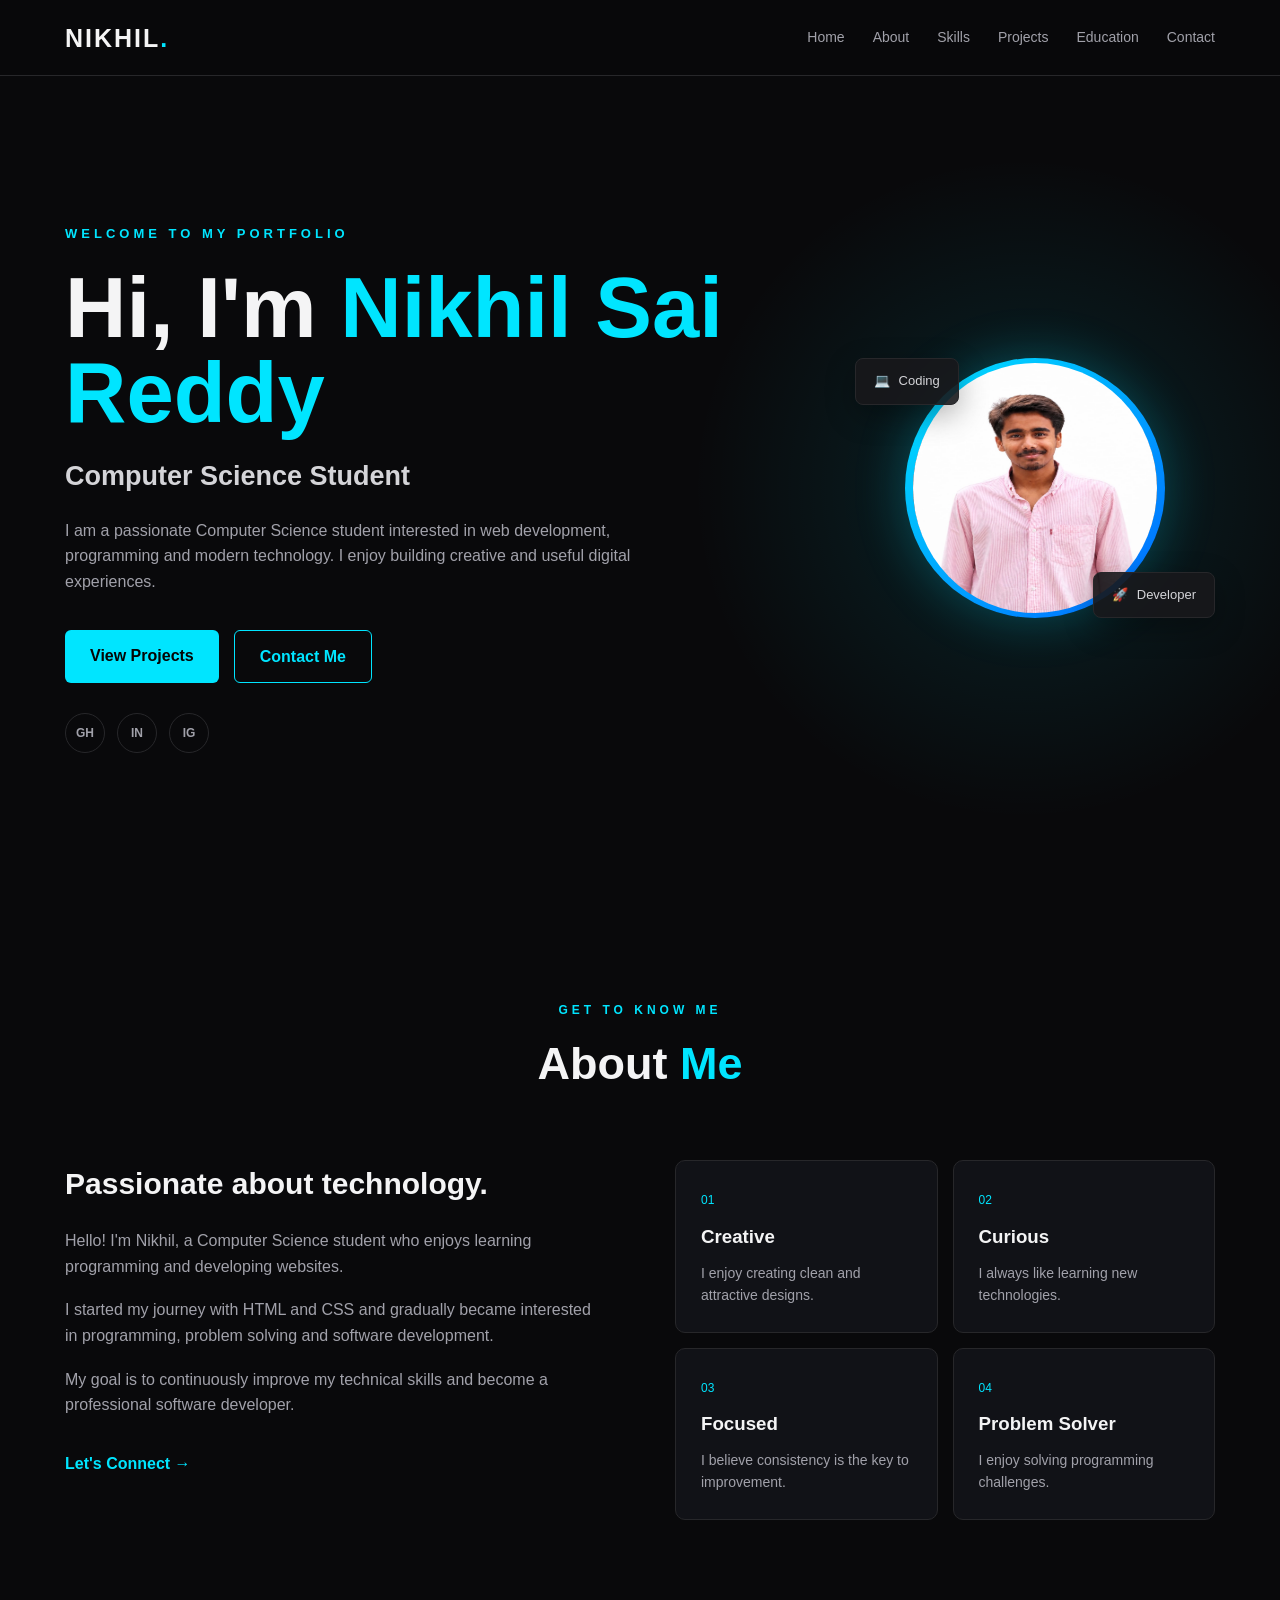
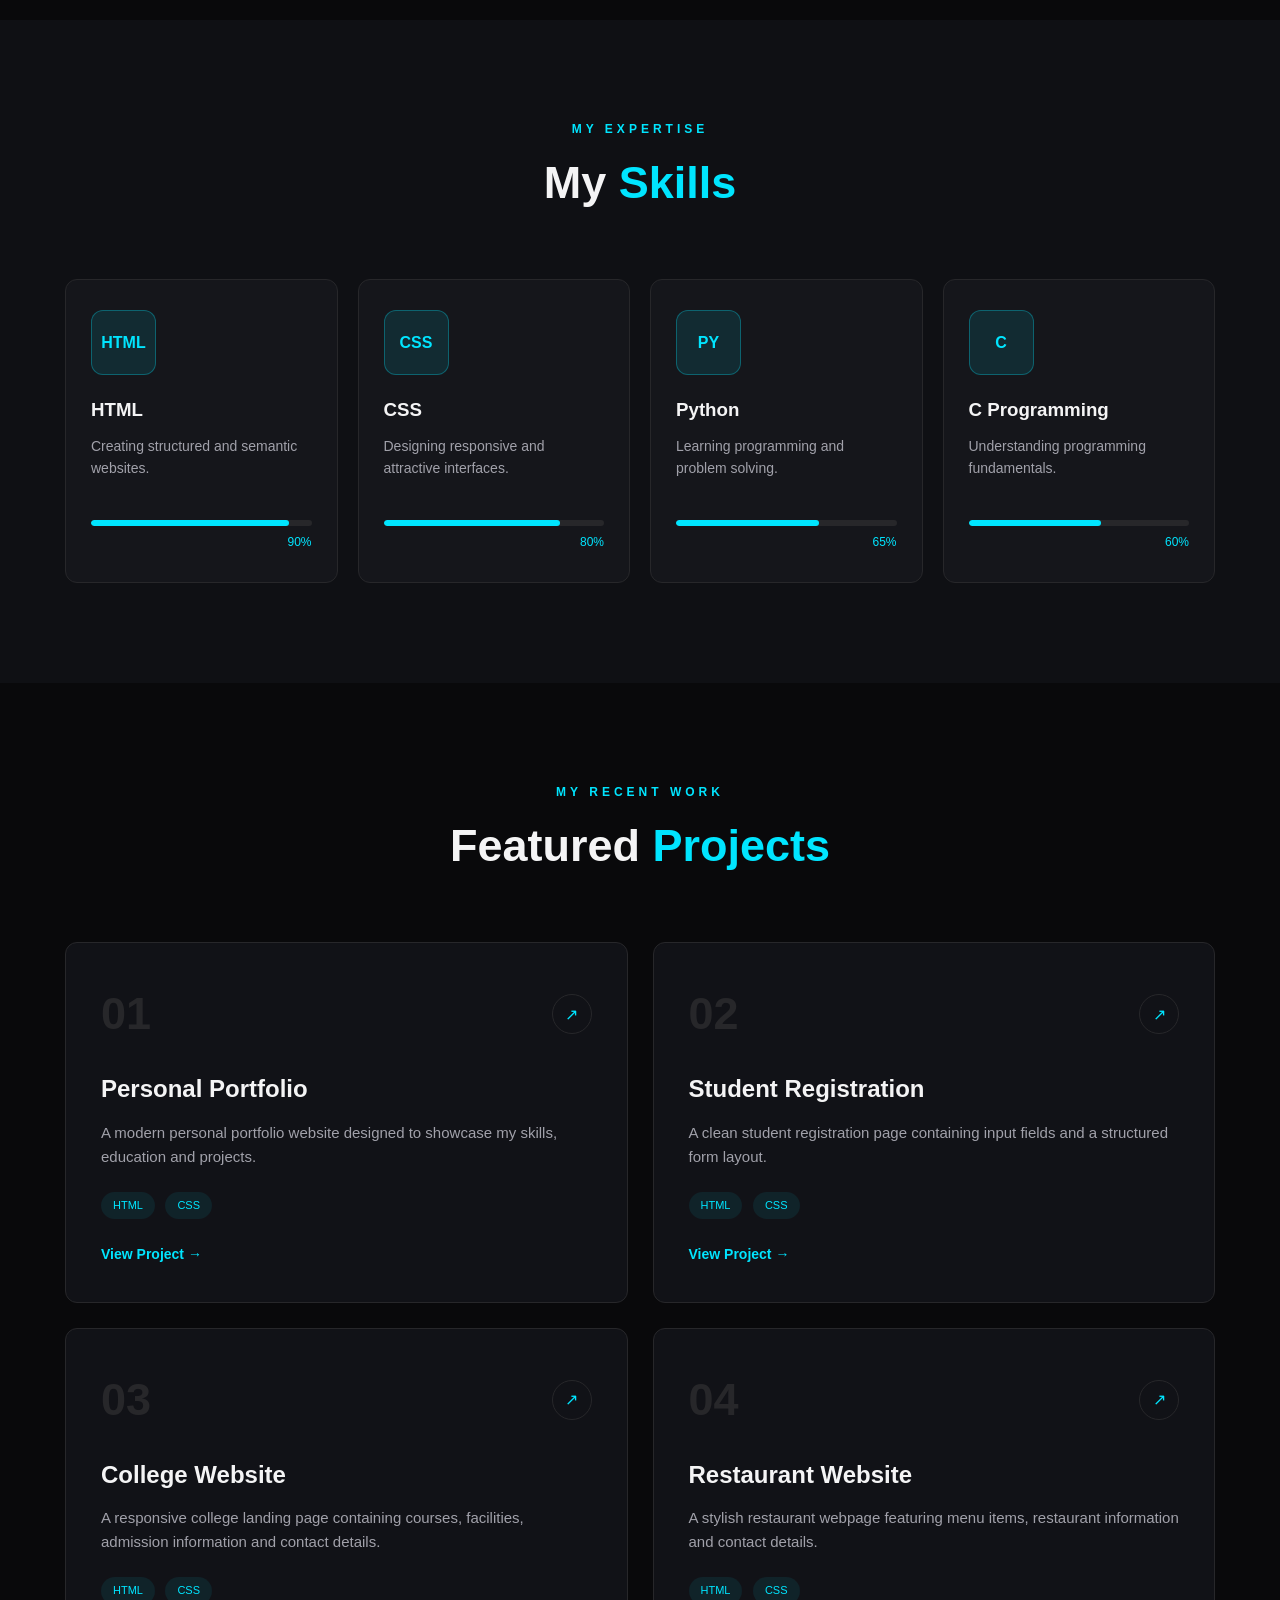
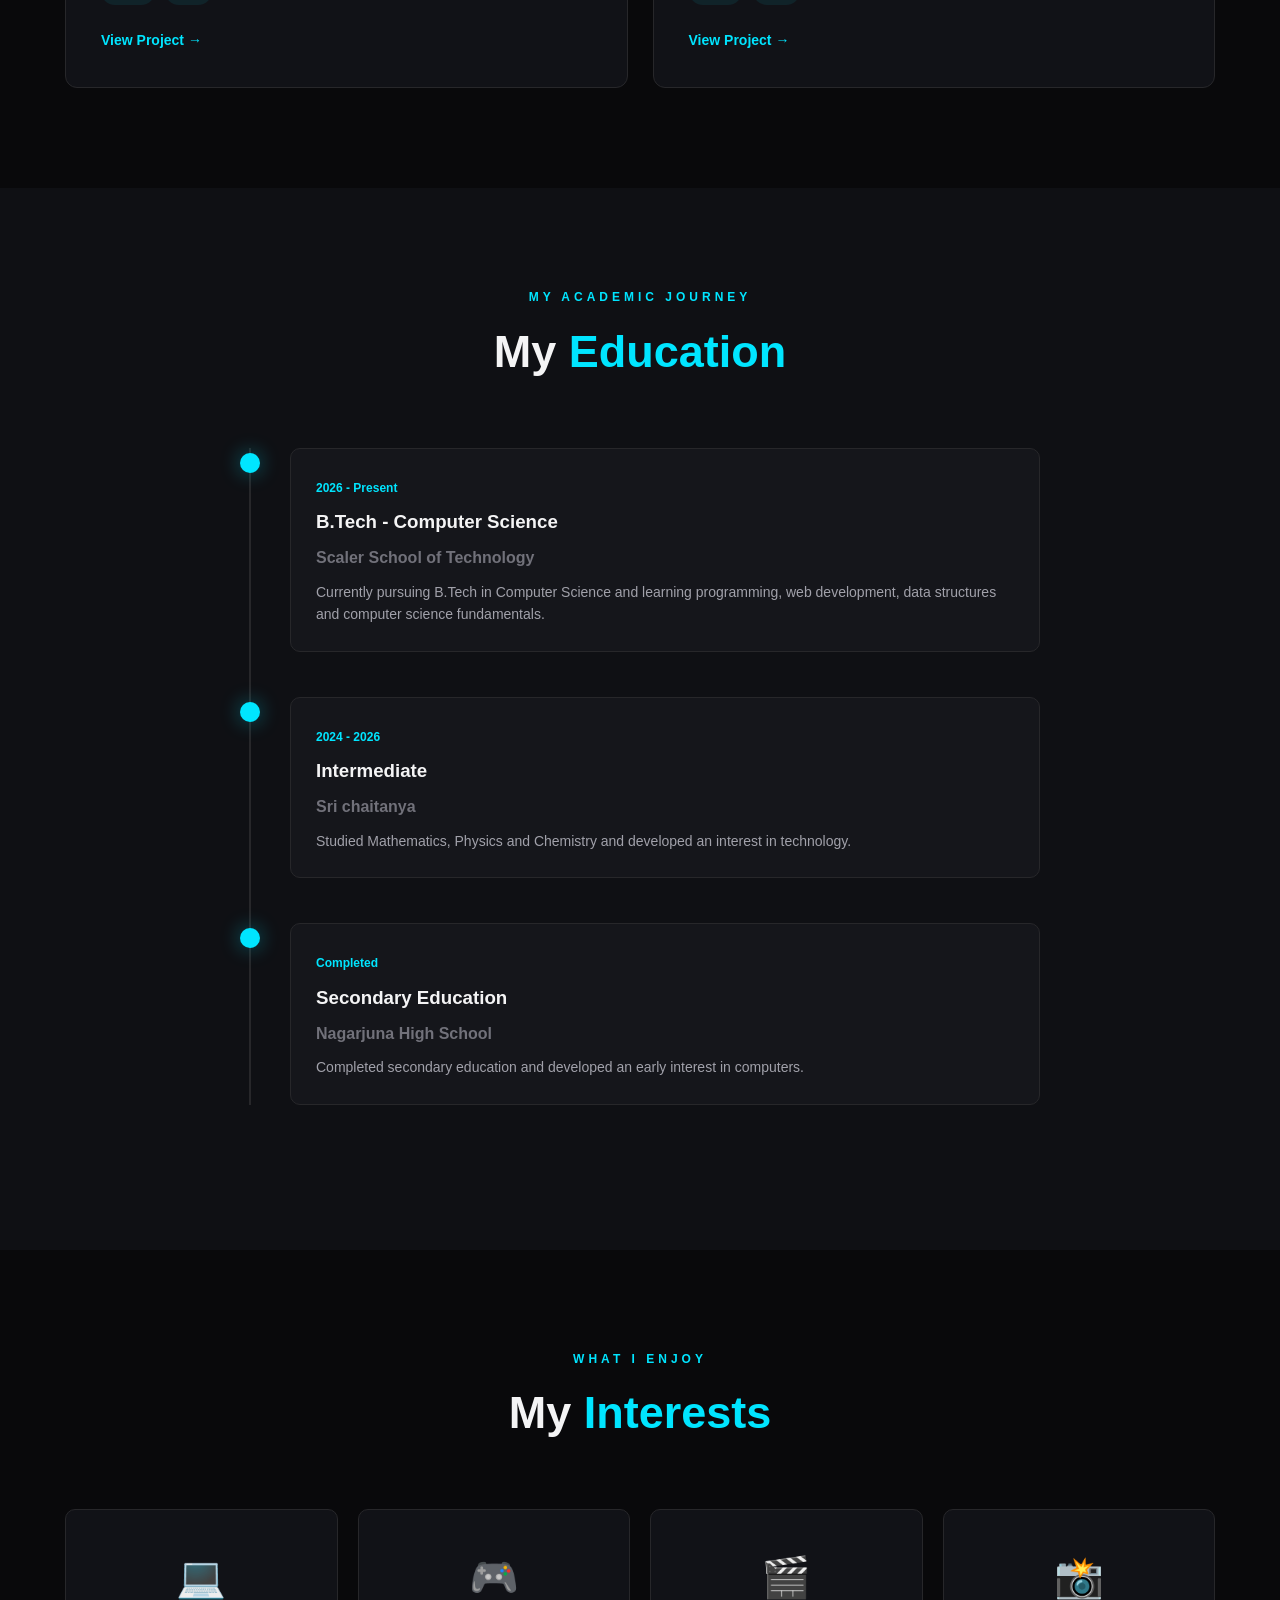
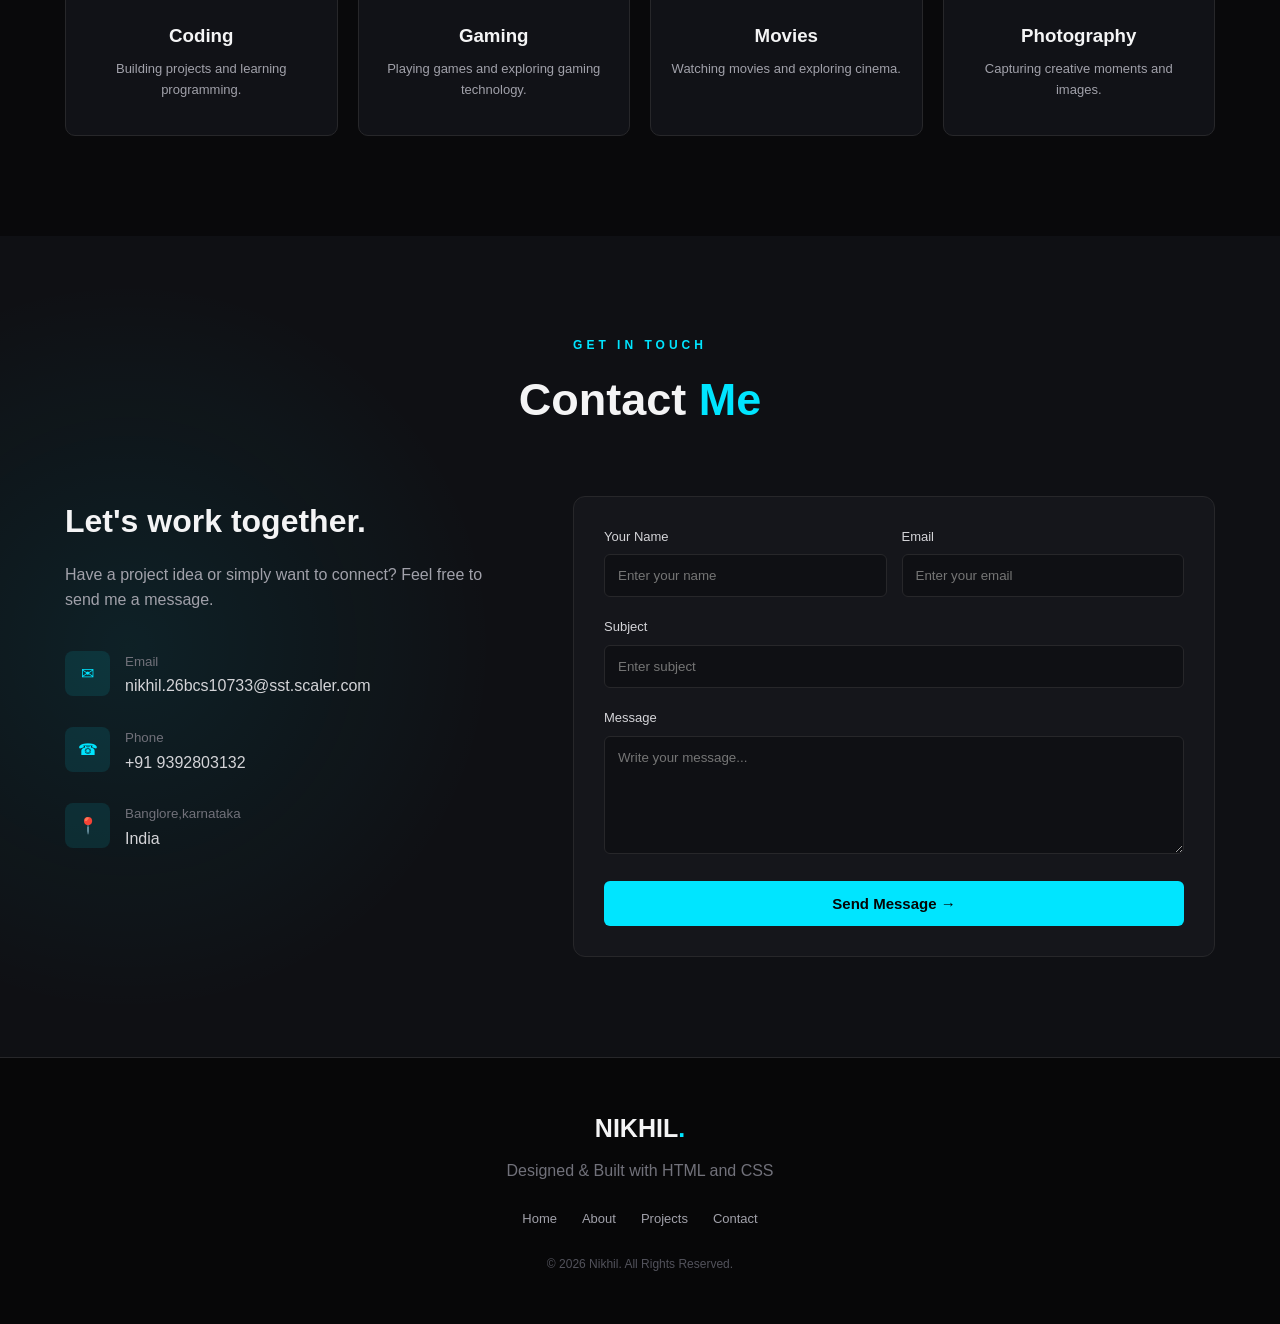
<file: Index.html>
<!DOCTYPE html>
<!-- saved from url=(0059)file:///C:/Users/milar/OneDrive/Desktop/index.html/cls.html -->
<html lang="en"><head><meta http-equiv="Content-Type" content="text/html; charset=UTF-8">
    
    <meta name="viewport" content="width=device-width, initial-scale=1.0">

    <title>Nikhil | Portfolio</title>

    <link rel="stylesheet" href="./Nikhil _ Portfolio_files/style.css">
</head>

<body>

    <!-- ================= NAVBAR ================= -->

    <header class="navbar">
        <div class="container nav-content">

            <div class="logo">
                NIKHIL<span>.</span>
            </div>

            <nav>
                <a href="file:///C:/Users/milar/OneDrive/Desktop/index.html/cls.html#home">Home</a>
                <a href="file:///C:/Users/milar/OneDrive/Desktop/index.html/cls.html#about">About</a>
                <a href="file:///C:/Users/milar/OneDrive/Desktop/index.html/cls.html#skills">Skills</a>
                <a href="file:///C:/Users/milar/OneDrive/Desktop/index.html/cls.html#projects">Projects</a>
                <a href="file:///C:/Users/milar/OneDrive/Desktop/index.html/cls.html#education">Education</a>
                <a href="file:///C:/Users/milar/OneDrive/Desktop/index.html/cls.html#contact">Contact</a>
            </nav>

        </div>
    </header>


    <!-- ================= HOME ================= -->

    <section id="home" class="hero">

        <div class="container hero-content">

            <div class="hero-text">

                <p class="welcome">WELCOME TO MY PORTFOLIO</p>

                <h1>
                    Hi, I'm
                    <span>Nikhil Sai Reddy</span>
                </h1>

                <h2>Computer Science Student</h2>

                <p class="hero-description">
                    I am a passionate Computer Science student interested
                    in web development, programming and modern technology.
                    I enjoy building creative and useful digital experiences.
                </p>

                <div class="hero-buttons">

                    <a href="file:///C:/Users/milar/OneDrive/Desktop/index.html/cls.html#projects" class="btn primary">
                        View Projects
                    </a>

                    <a href="file:///C:/Users/milar/OneDrive/Desktop/index.html/cls.html#contact" class="btn outline">
                        Contact Me
                    </a>

                </div>

                <div class="socials">

                    <a href="file:///C:/Users/milar/OneDrive/Desktop/index.html/cls.html#">GH</a>
                    <a href="file:///C:/Users/milar/OneDrive/Desktop/index.html/cls.html#">IN</a>
                    <a href="file:///C:/Users/milar/OneDrive/Desktop/index.html/cls.html#">IG</a>

                </div>

            </div>


                 <div class="profile-area">


                <div class="profile-glow">

                    <div class="profile-circle">
                        <img class="image" src="./Nikhil _ Portfolio_files/nikhil.jpg.jpeg" alt="nikhil" height:auto;="" width:auto="">                    </div>

                </div>

                <div class="floating-card card-one">
                    <span>💻</span>
                    Coding
                </div>

                <div class="floating-card card-two">
                    <span>🚀</span>
                    Developer
                </div>

            </div>

        </div>

    </section>


    <!-- ================= ABOUT ================= -->

    <section id="about" class="section">

        <div class="container">

            <div class="section-heading">
                <p>GET TO KNOW ME</p>
                <h2>About <span>Me</span></h2>
            </div>


            <div class="about-grid">

                <div class="about-text">

                    <h3>Passionate about technology.</h3>

                    <p>
                        Hello! I'm Nikhil, a Computer Science student who
                        enjoys learning programming and developing websites.
                    </p>

                    <p>
                        I started my journey with HTML and CSS and gradually
                        became interested in programming, problem solving
                        and software development.
                    </p>

                    <p>
                        My goal is to continuously improve my technical
                        skills and become a professional software developer.
                    </p>

                    <a href="file:///C:/Users/milar/OneDrive/Desktop/index.html/cls.html#contact" class="text-button">
                        Let's Connect →
                    </a>

                </div>


                <div class="about-cards">

                    <div class="about-card">
                        <span>01</span>
                        <h3>Creative</h3>
                        <p>
                            I enjoy creating clean and attractive designs.
                        </p>
                    </div>

                    <div class="about-card">
                        <span>02</span>
                        <h3>Curious</h3>
                        <p>
                            I always like learning new technologies.
                        </p>
                    </div>

                    <div class="about-card">
                        <span>03</span>
                        <h3>Focused</h3>
                        <p>
                            I believe consistency is the key to improvement.
                        </p>
                    </div>

                    <div class="about-card">
                        <span>04</span>
                        <h3>Problem Solver</h3>
                        <p>
                            I enjoy solving programming challenges.
                        </p>
                    </div>

                </div>

            </div>

        </div>

    </section>


    <!-- ================= SKILLS ================= -->

    <section id="skills" class="section dark-section">

        <div class="container">

            <div class="section-heading">
                <p>MY EXPERTISE</p>
                <h2>My <span>Skills</span></h2>
            </div>


            <div class="skills-grid">

                <div class="skill-card">

                    <div class="skill-icon">
                        HTML
                    </div>

                    <h3>HTML</h3>

                    <p>
                        Creating structured and semantic websites.
                    </p>

                    <div class="skill-bar">
                        <div class="skill-progress html"></div>
                    </div>

                    <span class="percentage">90%</span>

                </div>


                <div class="skill-card">

                    <div class="skill-icon">
                        CSS
                    </div>

                    <h3>CSS</h3>

                    <p>
                        Designing responsive and attractive interfaces.
                    </p>

                    <div class="skill-bar">
                        <div class="skill-progress css"></div>
                    </div>

                    <span class="percentage">80%</span>

                </div>


                <div class="skill-card">

                    <div class="skill-icon">
                        PY
                    </div>

                    <h3>Python</h3>

                    <p>
                        Learning programming and problem solving.
                    </p>

                    <div class="skill-bar">
                        <div class="skill-progress python"></div>
                    </div>

                    <span class="percentage">65%</span>

                </div>


                <div class="skill-card">

                    <div class="skill-icon">
                        C
                    </div>

                    <h3>C Programming</h3>

                    <p>
                        Understanding programming fundamentals.
                    </p>

                    <div class="skill-bar">
                        <div class="skill-progress c"></div>
                    </div>

                    <span class="percentage">60%</span>

                </div>

            </div>

        </div>

    </section>


    <!-- ================= PROJECTS ================= -->

    <section id="projects" class="section">

        <div class="container">

            <div class="section-heading">
                <p>MY RECENT WORK</p>
                <h2>Featured <span>Projects</span></h2>
            </div>


            <div class="projects-grid">

                <div class="project-card">

                    <div class="project-top">
                        <span class="project-number">01</span>
                        <span class="project-icon">↗</span>
                    </div>

                    <h3>Personal Portfolio</h3>

                    <p>
                        A modern personal portfolio website designed to
                        showcase my skills, education and projects.
                    </p>

                    <div class="project-tags">
                        <span>HTML</span>
                        <span>CSS</span>
                    </div>

                    <a href="file:///C:/Users/milar/OneDrive/Desktop/index.html/cls.html#">View Project →</a>

                </div>


                <div class="project-card">

                    <div class="project-top">
                        <span class="project-number">02</span>
                        <span class="project-icon">↗</span>
                    </div>

                    <h3>Student Registration</h3>

                    <p>
                        A clean student registration page containing
                        input fields and a structured form layout.
                    </p>

                    <div class="project-tags">
                        <span>HTML</span>
                        <span>CSS</span>
                    </div>

                    <a href="file:///C:/Users/milar/OneDrive/Desktop/index.html/cls.html#">View Project →</a>

                </div>


                <div class="project-card">

                    <div class="project-top">
                        <span class="project-number">03</span>
                        <span class="project-icon">↗</span>
                    </div>

                    <h3>College Website</h3>

                    <p>
                        A responsive college landing page containing
                        courses, facilities, admission information
                        and contact details.
                    </p>

                    <div class="project-tags">
                        <span>HTML</span>
                        <span>CSS</span>
                    </div>

                    <a href="file:///C:/Users/milar/OneDrive/Desktop/index.html/cls.html#">View Project →</a>

                </div>


                <div class="project-card">

                    <div class="project-top">
                        <span class="project-number">04</span>
                        <span class="project-icon">↗</span>
                    </div>

                    <h3>Restaurant Website</h3>

                    <p>
                        A stylish restaurant webpage featuring menu
                        items, restaurant information and contact details.
                    </p>

                    <div class="project-tags">
                        <span>HTML</span>
                        <span>CSS</span>
                    </div>

                    <a href="file:///C:/Users/milar/OneDrive/Desktop/index.html/cls.html#">View Project →</a>

                </div>

            </div>

        </div>

    </section>


    <!-- ================= EDUCATION ================= -->

    <section id="education" class="section dark-section">

        <div class="container">

            <div class="section-heading">
                <p>MY ACADEMIC JOURNEY</p>
                <h2>My <span>Education</span></h2>
            </div>


            <div class="timeline">

                <div class="timeline-item">

                    <div class="timeline-dot"></div>

                    <div class="timeline-content">

                        <span>2026 - Present</span>

                        <h3>B.Tech - Computer Science</h3>

                        <h4>Scaler School of Technology</h4>

                        <p>
                            Currently pursuing B.Tech in Computer Science
                            and learning programming, web development,
                            data structures and computer science fundamentals.
                        </p>

                    </div>

                </div>


                <div class="timeline-item">

                    <div class="timeline-dot"></div>

                    <div class="timeline-content">

                        <span>2024 - 2026</span>

                        <h3>Intermediate</h3>

                        <h4>Sri chaitanya</h4>

                        <p>
                            Studied Mathematics, Physics and Chemistry
                            and developed an interest in technology.
                        </p>

                    </div>

                </div>


                <div class="timeline-item">

                    <div class="timeline-dot"></div>

                    <div class="timeline-content">

                        <span>Completed</span>

                        <h3>Secondary Education</h3>

                        <h4>Nagarjuna High School</h4>

                        <p>
                            Completed secondary education and developed
                            an early interest in computers.
                        </p>

                    </div>

                </div>

            </div>

        </div>

    </section>


    <!-- ================= INTERESTS ================= -->

    <section class="section">

        <div class="container">

            <div class="section-heading">
                <p>WHAT I ENJOY</p>
                <h2>My <span>Interests</span></h2>
            </div>


            <div class="interests-grid">

                <div class="interest-card">
                    <div>💻</div>
                    <h3>Coding</h3>
                    <p>
                        Building projects and learning programming.
                    </p>
                </div>

                <div class="interest-card">
                    <div>🎮</div>
                    <h3>Gaming</h3>
                    <p>
                        Playing games and exploring gaming technology.
                    </p>
                </div>

                <div class="interest-card">
                    <div>🎬</div>
                    <h3>Movies</h3>
                    <p>
                        Watching movies and exploring cinema.
                    </p>
                </div>

                <div class="interest-card">
                    <div>📸</div>
                    <h3>Photography</h3>
                    <p>
                        Capturing creative moments and images.
                    </p>
                </div>

            </div>

        </div>

    </section>


    <!-- ================= CONTACT ================= -->

    <section id="contact" class="section contact-section">

        <div class="container">

            <div class="section-heading">
                <p>GET IN TOUCH</p>
                <h2>Contact <span>Me</span></h2>
            </div>


            <div class="contact-grid">

                <div class="contact-info">

                    <h3>Let's work together.</h3>

                    <p>
                        Have a project idea or simply want to connect?
                        Feel free to send me a message.
                    </p>


                    <div class="contact-detail">
                        <span>✉</span>
                        <div>
                            <small>Email</small>
                            <p>nikhil.26bcs10733@sst.scaler.com</p>
                        </div>
                    </div>


                    <div class="contact-detail">
                        <span>☎</span>
                        <div>
                            <small>Phone</small>
                            <p>+91 9392803132</p>
                        </div>
                    </div>


                    <div class="contact-detail">
                        <span>📍</span>
                        <div>
                            <small>Banglore,karnataka</small>
                            <p>India</p>
                        </div>
                    </div>

                </div>


                <form class="contact-form">

                    <div class="input-row">

                        <div>
                            <label>Your Name</label>
                            <input type="text" placeholder="Enter your name">
                        </div>

                        <div>
                            <label>Email</label>
                            <input type="email" placeholder="Enter your email">
                        </div>

                    </div>


                    <label>Subject</label>

                    <input type="text" placeholder="Enter subject">


                    <label>Message</label>

                    <textarea rows="6" placeholder="Write your message..."></textarea>


                    <button type="submit">
                        Send Message →
                    </button>

                </form>

            </div>

        </div>

    </section>


    <!-- ================= FOOTER ================= -->

    <footer>

        <div class="container">

            <div class="footer-logo">
                NIKHIL<span>.</span>
            </div>

            <p>
                Designed &amp; Built with HTML and CSS
            </p>

            <div class="footer-links">
                <a href="file:///C:/Users/milar/OneDrive/Desktop/index.html/cls.html#home">Home</a>
                <a href="file:///C:/Users/milar/OneDrive/Desktop/index.html/cls.html#about">About</a>
                <a href="file:///C:/Users/milar/OneDrive/Desktop/index.html/cls.html#projects">Projects</a>
                <a href="file:///C:/Users/milar/OneDrive/Desktop/index.html/cls.html#contact">Contact</a>
            </div>

            <div class="copyright">
                © 2026 Nikhil. All Rights Reserved.
            </div>

        </div>

    </footer>


</body></html>
</file>
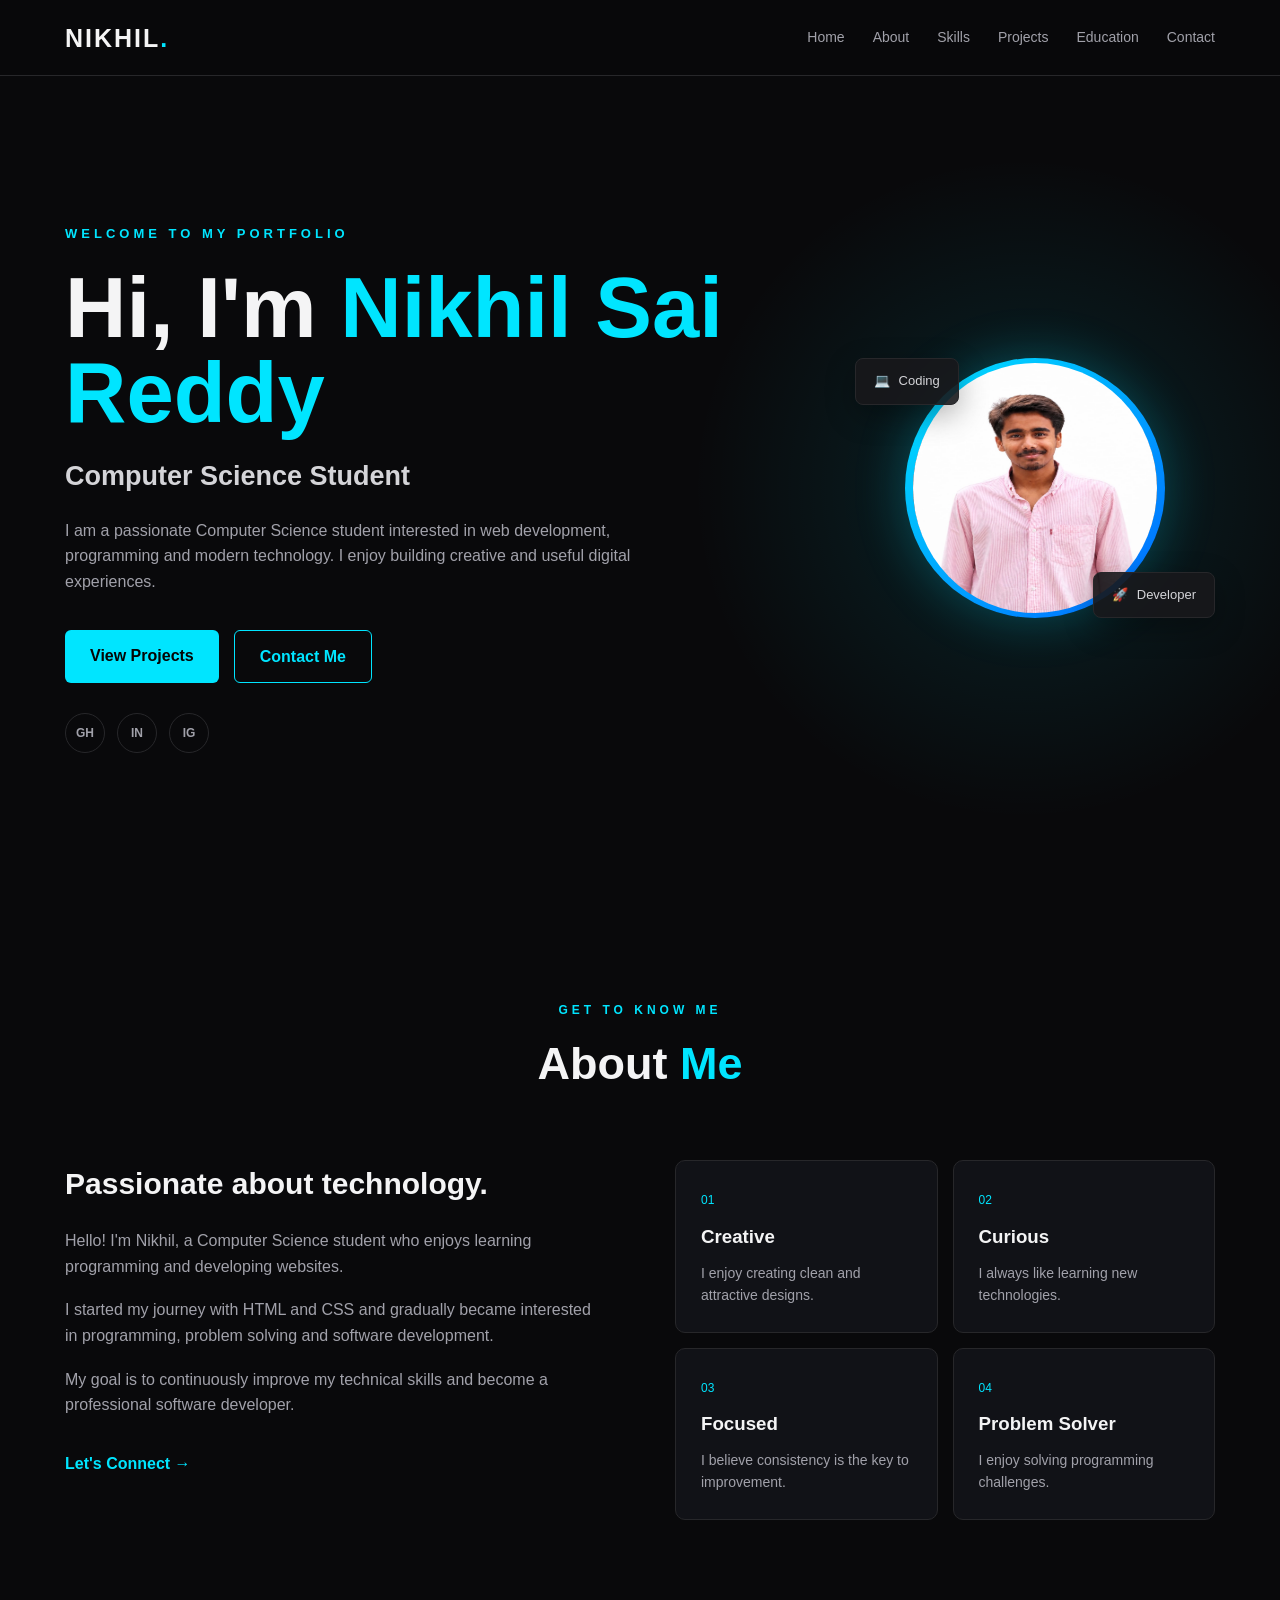
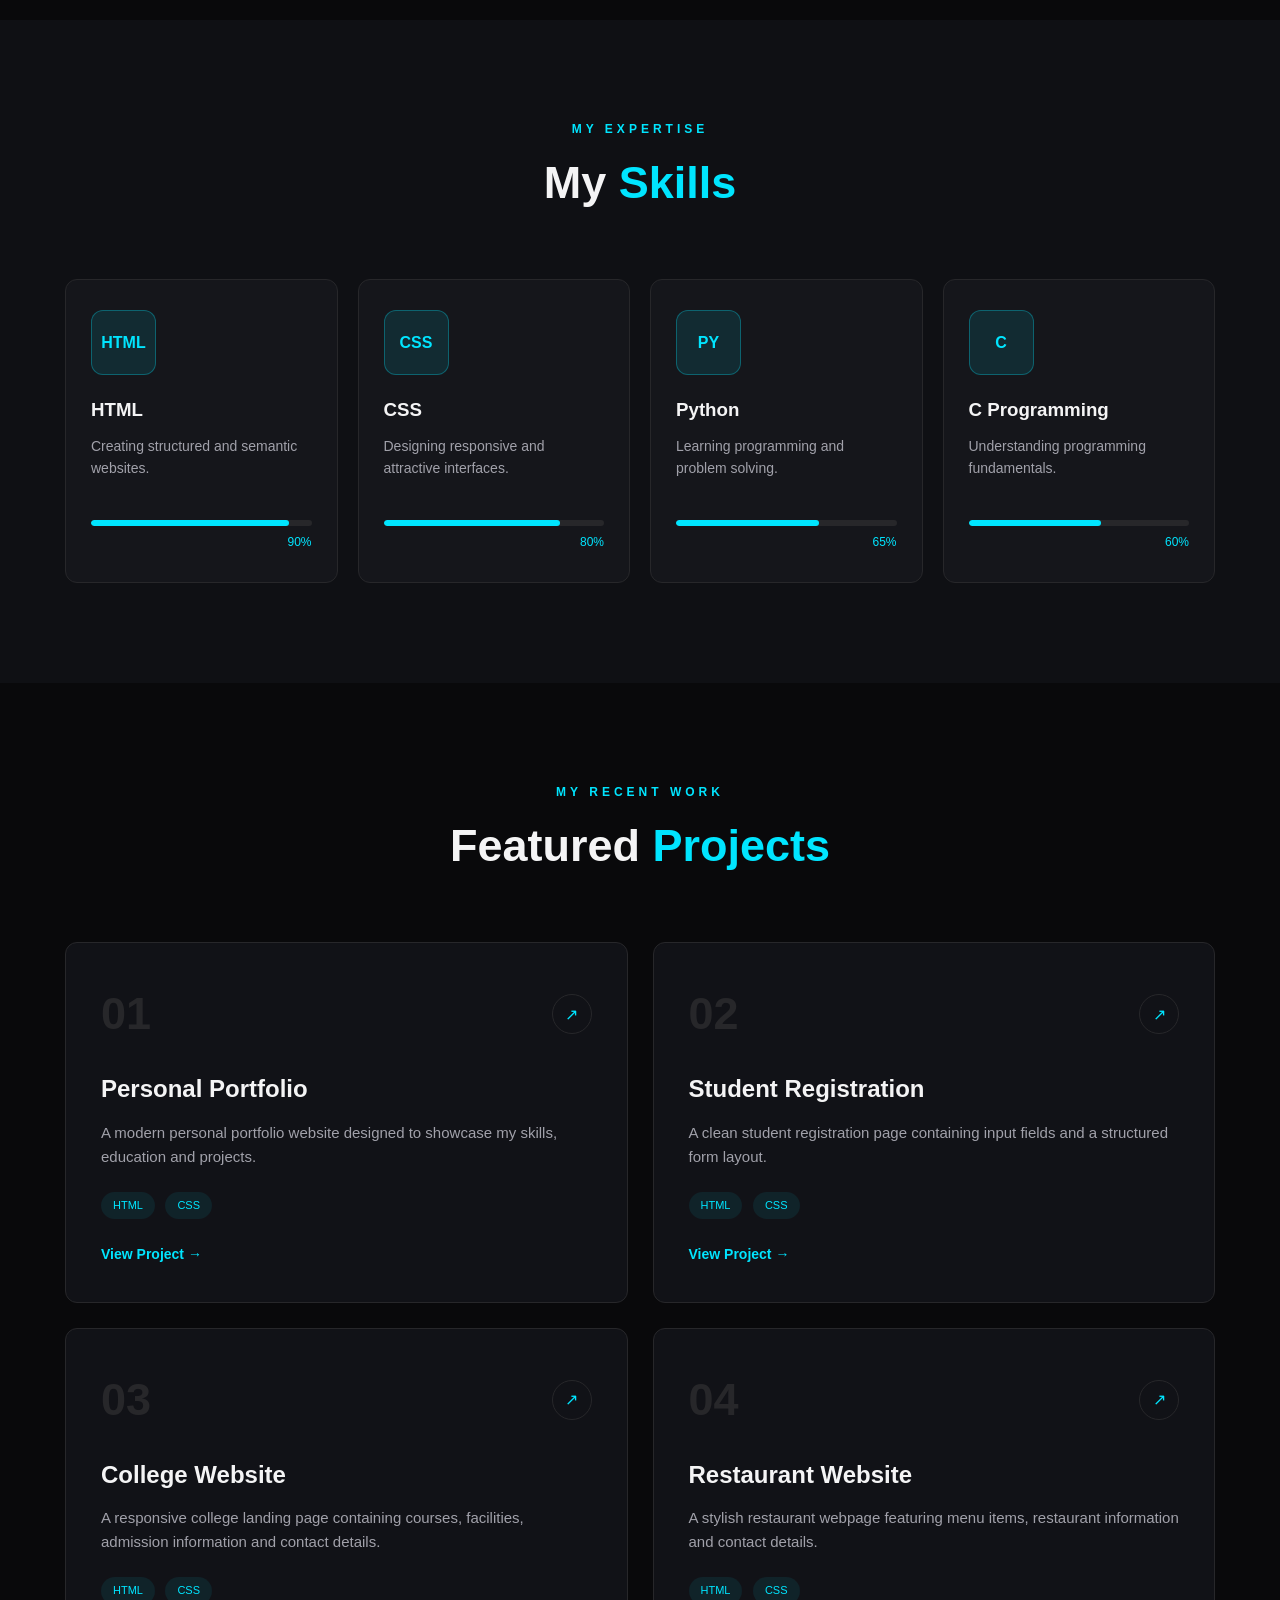
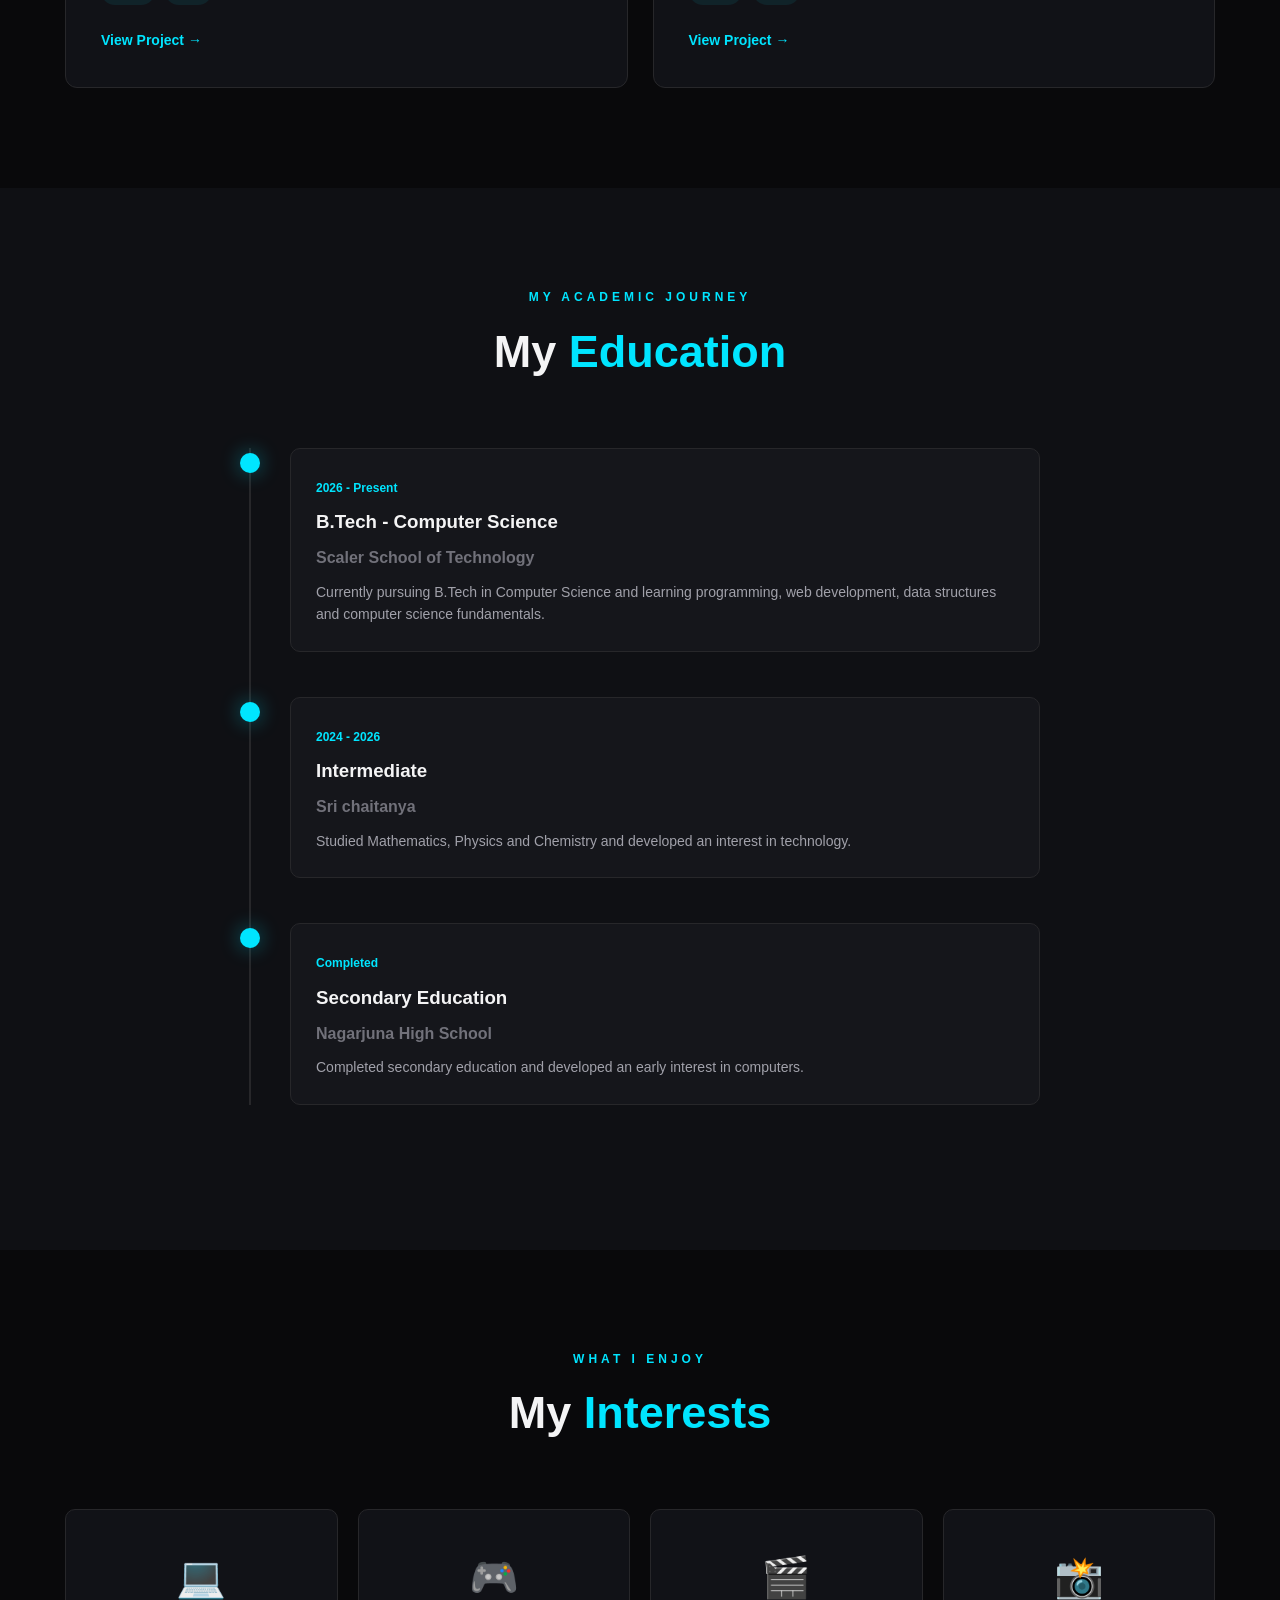
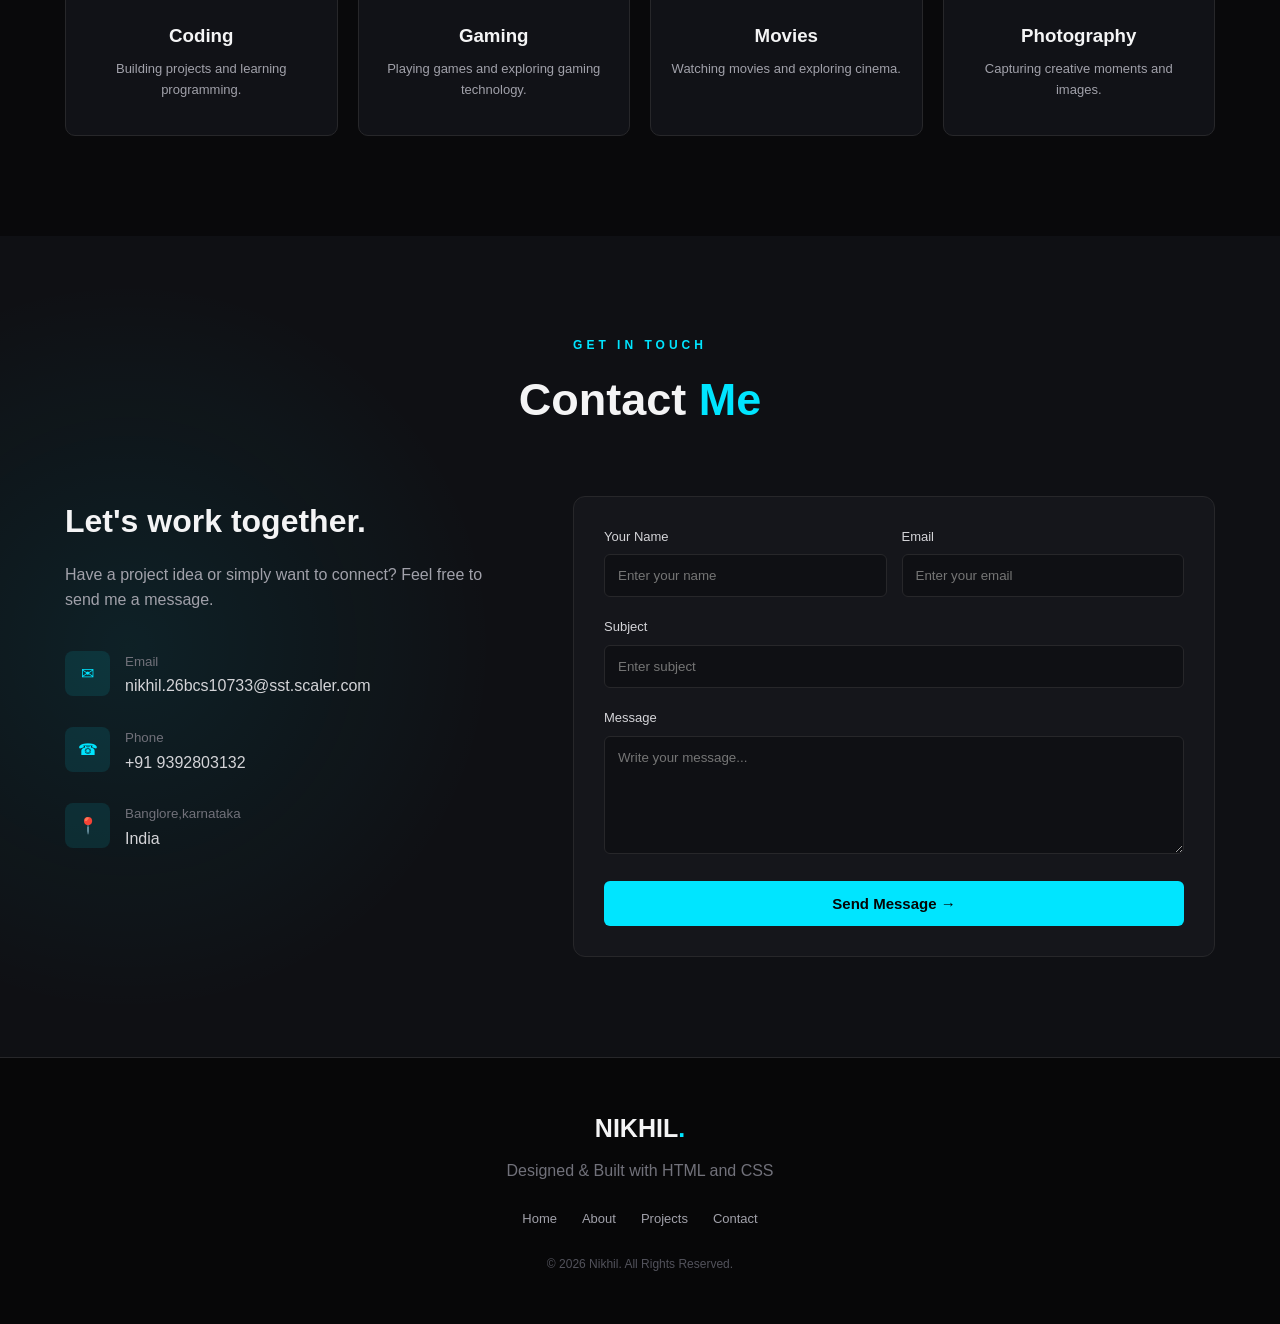
<file: Nikhil _ Portfolio.html>
<!DOCTYPE html>
<!-- saved from url=(0059)file:///C:/Users/milar/OneDrive/Desktop/index.html/cls.html -->
<html lang="en"><head><meta http-equiv="Content-Type" content="text/html; charset=UTF-8">
    
    <meta name="viewport" content="width=device-width, initial-scale=1.0">

    <title>Nikhil | Portfolio</title>

    <link rel="stylesheet" href="./Nikhil _ Portfolio_files/style.css">
</head>

<body>

    <!-- ================= NAVBAR ================= -->

    <header class="navbar">
        <div class="container nav-content">

            <div class="logo">
                NIKHIL<span>.</span>
            </div>

            <nav>
                <a href="file:///C:/Users/milar/OneDrive/Desktop/index.html/cls.html#home">Home</a>
                <a href="file:///C:/Users/milar/OneDrive/Desktop/index.html/cls.html#about">About</a>
                <a href="file:///C:/Users/milar/OneDrive/Desktop/index.html/cls.html#skills">Skills</a>
                <a href="file:///C:/Users/milar/OneDrive/Desktop/index.html/cls.html#projects">Projects</a>
                <a href="file:///C:/Users/milar/OneDrive/Desktop/index.html/cls.html#education">Education</a>
                <a href="file:///C:/Users/milar/OneDrive/Desktop/index.html/cls.html#contact">Contact</a>
            </nav>

        </div>
    </header>


    <!-- ================= HOME ================= -->

    <section id="home" class="hero">

        <div class="container hero-content">

            <div class="hero-text">

                <p class="welcome">WELCOME TO MY PORTFOLIO</p>

                <h1>
                    Hi, I'm
                    <span>Nikhil Sai Reddy</span>
                </h1>

                <h2>Computer Science Student</h2>

                <p class="hero-description">
                    I am a passionate Computer Science student interested
                    in web development, programming and modern technology.
                    I enjoy building creative and useful digital experiences.
                </p>

                <div class="hero-buttons">

                    <a href="file:///C:/Users/milar/OneDrive/Desktop/index.html/cls.html#projects" class="btn primary">
                        View Projects
                    </a>

                    <a href="file:///C:/Users/milar/OneDrive/Desktop/index.html/cls.html#contact" class="btn outline">
                        Contact Me
                    </a>

                </div>

                <div class="socials">

                    <a href="file:///C:/Users/milar/OneDrive/Desktop/index.html/cls.html#">GH</a>
                    <a href="file:///C:/Users/milar/OneDrive/Desktop/index.html/cls.html#">IN</a>
                    <a href="file:///C:/Users/milar/OneDrive/Desktop/index.html/cls.html#">IG</a>

                </div>

            </div>


                 <div class="profile-area">


                <div class="profile-glow">

                    <div class="profile-circle">
                        <img class="image" src="./Nikhil _ Portfolio_files/nikhil.jpg.jpeg" alt="nikhil" height:auto;="" width:auto="">                    </div>

                </div>

                <div class="floating-card card-one">
                    <span>💻</span>
                    Coding
                </div>

                <div class="floating-card card-two">
                    <span>🚀</span>
                    Developer
                </div>

            </div>

        </div>

    </section>


    <!-- ================= ABOUT ================= -->

    <section id="about" class="section">

        <div class="container">

            <div class="section-heading">
                <p>GET TO KNOW ME</p>
                <h2>About <span>Me</span></h2>
            </div>


            <div class="about-grid">

                <div class="about-text">

                    <h3>Passionate about technology.</h3>

                    <p>
                        Hello! I'm Nikhil, a Computer Science student who
                        enjoys learning programming and developing websites.
                    </p>

                    <p>
                        I started my journey with HTML and CSS and gradually
                        became interested in programming, problem solving
                        and software development.
                    </p>

                    <p>
                        My goal is to continuously improve my technical
                        skills and become a professional software developer.
                    </p>

                    <a href="file:///C:/Users/milar/OneDrive/Desktop/index.html/cls.html#contact" class="text-button">
                        Let's Connect →
                    </a>

                </div>


                <div class="about-cards">

                    <div class="about-card">
                        <span>01</span>
                        <h3>Creative</h3>
                        <p>
                            I enjoy creating clean and attractive designs.
                        </p>
                    </div>

                    <div class="about-card">
                        <span>02</span>
                        <h3>Curious</h3>
                        <p>
                            I always like learning new technologies.
                        </p>
                    </div>

                    <div class="about-card">
                        <span>03</span>
                        <h3>Focused</h3>
                        <p>
                            I believe consistency is the key to improvement.
                        </p>
                    </div>

                    <div class="about-card">
                        <span>04</span>
                        <h3>Problem Solver</h3>
                        <p>
                            I enjoy solving programming challenges.
                        </p>
                    </div>

                </div>

            </div>

        </div>

    </section>


    <!-- ================= SKILLS ================= -->

    <section id="skills" class="section dark-section">

        <div class="container">

            <div class="section-heading">
                <p>MY EXPERTISE</p>
                <h2>My <span>Skills</span></h2>
            </div>


            <div class="skills-grid">

                <div class="skill-card">

                    <div class="skill-icon">
                        HTML
                    </div>

                    <h3>HTML</h3>

                    <p>
                        Creating structured and semantic websites.
                    </p>

                    <div class="skill-bar">
                        <div class="skill-progress html"></div>
                    </div>

                    <span class="percentage">90%</span>

                </div>


                <div class="skill-card">

                    <div class="skill-icon">
                        CSS
                    </div>

                    <h3>CSS</h3>

                    <p>
                        Designing responsive and attractive interfaces.
                    </p>

                    <div class="skill-bar">
                        <div class="skill-progress css"></div>
                    </div>

                    <span class="percentage">80%</span>

                </div>


                <div class="skill-card">

                    <div class="skill-icon">
                        PY
                    </div>

                    <h3>Python</h3>

                    <p>
                        Learning programming and problem solving.
                    </p>

                    <div class="skill-bar">
                        <div class="skill-progress python"></div>
                    </div>

                    <span class="percentage">65%</span>

                </div>


                <div class="skill-card">

                    <div class="skill-icon">
                        C
                    </div>

                    <h3>C Programming</h3>

                    <p>
                        Understanding programming fundamentals.
                    </p>

                    <div class="skill-bar">
                        <div class="skill-progress c"></div>
                    </div>

                    <span class="percentage">60%</span>

                </div>

            </div>

        </div>

    </section>


    <!-- ================= PROJECTS ================= -->

    <section id="projects" class="section">

        <div class="container">

            <div class="section-heading">
                <p>MY RECENT WORK</p>
                <h2>Featured <span>Projects</span></h2>
            </div>


            <div class="projects-grid">

                <div class="project-card">

                    <div class="project-top">
                        <span class="project-number">01</span>
                        <span class="project-icon">↗</span>
                    </div>

                    <h3>Personal Portfolio</h3>

                    <p>
                        A modern personal portfolio website designed to
                        showcase my skills, education and projects.
                    </p>

                    <div class="project-tags">
                        <span>HTML</span>
                        <span>CSS</span>
                    </div>

                    <a href="file:///C:/Users/milar/OneDrive/Desktop/index.html/cls.html#">View Project →</a>

                </div>


                <div class="project-card">

                    <div class="project-top">
                        <span class="project-number">02</span>
                        <span class="project-icon">↗</span>
                    </div>

                    <h3>Student Registration</h3>

                    <p>
                        A clean student registration page containing
                        input fields and a structured form layout.
                    </p>

                    <div class="project-tags">
                        <span>HTML</span>
                        <span>CSS</span>
                    </div>

                    <a href="file:///C:/Users/milar/OneDrive/Desktop/index.html/cls.html#">View Project →</a>

                </div>


                <div class="project-card">

                    <div class="project-top">
                        <span class="project-number">03</span>
                        <span class="project-icon">↗</span>
                    </div>

                    <h3>College Website</h3>

                    <p>
                        A responsive college landing page containing
                        courses, facilities, admission information
                        and contact details.
                    </p>

                    <div class="project-tags">
                        <span>HTML</span>
                        <span>CSS</span>
                    </div>

                    <a href="file:///C:/Users/milar/OneDrive/Desktop/index.html/cls.html#">View Project →</a>

                </div>


                <div class="project-card">

                    <div class="project-top">
                        <span class="project-number">04</span>
                        <span class="project-icon">↗</span>
                    </div>

                    <h3>Restaurant Website</h3>

                    <p>
                        A stylish restaurant webpage featuring menu
                        items, restaurant information and contact details.
                    </p>

                    <div class="project-tags">
                        <span>HTML</span>
                        <span>CSS</span>
                    </div>

                    <a href="file:///C:/Users/milar/OneDrive/Desktop/index.html/cls.html#">View Project →</a>

                </div>

            </div>

        </div>

    </section>


    <!-- ================= EDUCATION ================= -->

    <section id="education" class="section dark-section">

        <div class="container">

            <div class="section-heading">
                <p>MY ACADEMIC JOURNEY</p>
                <h2>My <span>Education</span></h2>
            </div>


            <div class="timeline">

                <div class="timeline-item">

                    <div class="timeline-dot"></div>

                    <div class="timeline-content">

                        <span>2026 - Present</span>

                        <h3>B.Tech - Computer Science</h3>

                        <h4>Scaler School of Technology</h4>

                        <p>
                            Currently pursuing B.Tech in Computer Science
                            and learning programming, web development,
                            data structures and computer science fundamentals.
                        </p>

                    </div>

                </div>


                <div class="timeline-item">

                    <div class="timeline-dot"></div>

                    <div class="timeline-content">

                        <span>2024 - 2026</span>

                        <h3>Intermediate</h3>

                        <h4>Sri chaitanya</h4>

                        <p>
                            Studied Mathematics, Physics and Chemistry
                            and developed an interest in technology.
                        </p>

                    </div>

                </div>


                <div class="timeline-item">

                    <div class="timeline-dot"></div>

                    <div class="timeline-content">

                        <span>Completed</span>

                        <h3>Secondary Education</h3>

                        <h4>Nagarjuna High School</h4>

                        <p>
                            Completed secondary education and developed
                            an early interest in computers.
                        </p>

                    </div>

                </div>

            </div>

        </div>

    </section>


    <!-- ================= INTERESTS ================= -->

    <section class="section">

        <div class="container">

            <div class="section-heading">
                <p>WHAT I ENJOY</p>
                <h2>My <span>Interests</span></h2>
            </div>


            <div class="interests-grid">

                <div class="interest-card">
                    <div>💻</div>
                    <h3>Coding</h3>
                    <p>
                        Building projects and learning programming.
                    </p>
                </div>

                <div class="interest-card">
                    <div>🎮</div>
                    <h3>Gaming</h3>
                    <p>
                        Playing games and exploring gaming technology.
                    </p>
                </div>

                <div class="interest-card">
                    <div>🎬</div>
                    <h3>Movies</h3>
                    <p>
                        Watching movies and exploring cinema.
                    </p>
                </div>

                <div class="interest-card">
                    <div>📸</div>
                    <h3>Photography</h3>
                    <p>
                        Capturing creative moments and images.
                    </p>
                </div>

            </div>

        </div>

    </section>


    <!-- ================= CONTACT ================= -->

    <section id="contact" class="section contact-section">

        <div class="container">

            <div class="section-heading">
                <p>GET IN TOUCH</p>
                <h2>Contact <span>Me</span></h2>
            </div>


            <div class="contact-grid">

                <div class="contact-info">

                    <h3>Let's work together.</h3>

                    <p>
                        Have a project idea or simply want to connect?
                        Feel free to send me a message.
                    </p>


                    <div class="contact-detail">
                        <span>✉</span>
                        <div>
                            <small>Email</small>
                            <p>nikhil.26bcs10733@sst.scaler.com</p>
                        </div>
                    </div>


                    <div class="contact-detail">
                        <span>☎</span>
                        <div>
                            <small>Phone</small>
                            <p>+91 9392803132</p>
                        </div>
                    </div>


                    <div class="contact-detail">
                        <span>📍</span>
                        <div>
                            <small>Banglore,karnataka</small>
                            <p>India</p>
                        </div>
                    </div>

                </div>


                <form class="contact-form">

                    <div class="input-row">

                        <div>
                            <label>Your Name</label>
                            <input type="text" placeholder="Enter your name">
                        </div>

                        <div>
                            <label>Email</label>
                            <input type="email" placeholder="Enter your email">
                        </div>

                    </div>


                    <label>Subject</label>

                    <input type="text" placeholder="Enter subject">


                    <label>Message</label>

                    <textarea rows="6" placeholder="Write your message..."></textarea>


                    <button type="submit">
                        Send Message →
                    </button>

                </form>

            </div>

        </div>

    </section>


    <!-- ================= FOOTER ================= -->

    <footer>

        <div class="container">

            <div class="footer-logo">
                NIKHIL<span>.</span>
            </div>

            <p>
                Designed &amp; Built with HTML and CSS
            </p>

            <div class="footer-links">
                <a href="file:///C:/Users/milar/OneDrive/Desktop/index.html/cls.html#home">Home</a>
                <a href="file:///C:/Users/milar/OneDrive/Desktop/index.html/cls.html#about">About</a>
                <a href="file:///C:/Users/milar/OneDrive/Desktop/index.html/cls.html#projects">Projects</a>
                <a href="file:///C:/Users/milar/OneDrive/Desktop/index.html/cls.html#contact">Contact</a>
            </div>

            <div class="copyright">
                © 2026 Nikhil. All Rights Reserved.
            </div>

        </div>

    </footer>


</body></html>
</file>
<file: Nikhil _ Portfolio_files/style.css>
/* =========================================
   GLOBAL
========================================= */

* {
    margin: 0;
    padding: 0;
    box-sizing: border-box;
    scroll-behavior: smooth;
}

body {
    font-family: Arial, Helvetica, sans-serif;
    background: #09090b;
    color: #f4f4f5;
    line-height: 1.6;
}

html {
    scroll-padding-top: 80px;
}

a {
    text-decoration: none;
    color: inherit;
}

.container {
    width: 90%;
    max-width: 1150px;
    margin: auto;
}
.image{
    height:250px;
    width:250px;
    border-radius:70%;
    overflow: hidden;

}
.section {
    padding: 100px 0;
}

.dark-section {
    background: #0f1014;
}


/* =========================================
   NAVBAR
========================================= */

.navbar {
    position: sticky;
    top: 0;
    z-index: 1000;

    background: rgba(9, 9, 11, 0.9);
    border-bottom: 1px solid #27272a;

    backdrop-filter: blur(15px);
}

.nav-content {
    min-height: 75px;

    display: flex;
    align-items: center;
    justify-content: space-between;
}

.logo {
    font-size: 25px;
    font-weight: 800;
    letter-spacing: 2px;
}

.logo span,
.footer-logo span {
    color: #00e5ff;
}

nav {
    display: flex;
    gap: 28px;
}

nav a {
    color: #a1a1aa;
    font-size: 14px;

    transition: 0.3s;
}

nav a:hover {
    color: #00e5ff;
}


/* =========================================
   HERO
========================================= */

.hero {
    min-height: calc(100vh - 75px);

    display: flex;
    align-items: center;

    background:
        radial-gradient(
            circle at 80% 50%,
            rgba(0, 229, 255, 0.12),
            transparent 30%
        ),
        #09090b;
}

.hero-content {
    display: flex;
    justify-content: space-between;
    align-items: center;

    gap: 80px;
}

.hero-text {
    max-width: 680px;
}

.welcome {
    color: #00e5ff;

    font-size: 13px;
    font-weight: bold;

    letter-spacing: 4px;

    margin-bottom: 20px;
}

.hero h1 {
    font-size: clamp(50px, 8vw, 85px);

    line-height: 1;

    margin-bottom: 20px;
}

.hero h1 span {
    color: #00e5ff;
}

.hero h2 {
    color: #d4d4d8;

    font-size: 27px;

    margin-bottom: 20px;
}

.hero-description {
    color: #a1a1aa;

    max-width: 600px;

    font-size: 16px;
}

.hero-buttons {
    display: flex;

    gap: 15px;

    margin-top: 35px;
}

.btn {
    padding: 13px 25px;

    border-radius: 6px;

    font-weight: bold;

    transition: 0.3s;
}

.primary {
    background: #00e5ff;
    color: #050505;
}

.primary:hover {
    transform: translateY(-3px);
    box-shadow: 0 10px 30px rgba(0, 229, 255, 0.2);
}

.outline {
    border: 1px solid #00e5ff;
    color: #00e5ff;
}

.outline:hover {
    background: #00e5ff;
    color: #050505;
}

.socials {
    display: flex;
    gap: 12px;

    margin-top: 30px;
}

.socials a {
    width: 40px;
    height: 40px;

    border: 1px solid #27272a;
    border-radius: 50%;

    display: flex;
    justify-content: center;
    align-items: center;

    color: #a1a1aa;

    font-size: 12px;
    font-weight: bold;

    transition: 0.3s;
}

.socials a:hover {
    color: #00e5ff;
    border-color: #00e5ff;

    transform: translateY(-4px);
}


/* =========================================
   PROFILE
========================================= */

.profile-area {
    width: 360px;
    height: 360px;

    position: relative;

    display: flex;
    justify-content: center;
    align-items: center;
}

.profile-glow {
    width: 260px;
    height: 260px;

    border-radius: 50%;

    background: linear-gradient(
        135deg,
        #00e5ff,
        #0066ff
    );

    padding: 8px;

    box-shadow:
        0 0 50px rgba(0, 229, 255, 0.25);
}

.profile-circle {
    width: 100%;
    height: 100%;

    border-radius: 50%;

    background: #111217;

    display: flex;
    justify-content: center;
    align-items: center;

    font-size: 110px;
    font-weight: 900;

    color: #00e5ff;
}

.floating-card {
    position: absolute;

    padding: 12px 18px;

    background: rgba(24, 24, 27, 0.9);

    border: 1px solid #27272a;

    border-radius: 8px;

    color: #d4d4d8;

    font-size: 13px;

    box-shadow: 0 10px 30px rgba(0, 0, 0, 0.3);
}

.card-one {
    left: 0;
    top: 50px;
}

.card-two {
    right: 0;
    bottom: 50px;
}

.floating-card span {
    margin-right: 5px;
}


/* =========================================
   SECTION HEADINGS
========================================= */

.section-heading {
    text-align: center;

    margin-bottom: 60px;
}

.section-heading p {
    color: #00e5ff;

    font-size: 12px;
    font-weight: bold;

    letter-spacing: 4px;
}

.section-heading h2 {
    font-size: 45px;

    margin-top: 8px;
}

.section-heading h2 span {
    color: #00e5ff;
}


/* =========================================
   ABOUT
========================================= */

.about-grid {
    display: grid;

    grid-template-columns: 1fr 1fr;

    gap: 70px;
}

.about-text h3 {
    font-size: 30px;

    margin-bottom: 20px;
}

.about-text p {
    color: #a1a1aa;

    margin-bottom: 18px;
}

.text-button {
    display: inline-block;

    margin-top: 15px;

    color: #00e5ff;

    font-weight: bold;
}

.about-cards {
    display: grid;

    grid-template-columns: 1fr 1fr;

    gap: 15px;
}

.about-card {
    padding: 25px;

    background: #111217;

    border: 1px solid #27272a;

    border-radius: 10px;

    transition: 0.3s;
}

.about-card:hover {
    border-color: #00e5ff;

    transform: translateY(-5px);
}

.about-card span {
    color: #00e5ff;

    font-size: 12px;
}

.about-card h3 {
    margin: 10px 0;
}

.about-card p {
    color: #a1a1aa;

    font-size: 14px;
}


/* =========================================
   SKILLS
========================================= */

.skills-grid {
    display: grid;

    grid-template-columns: repeat(4, 1fr);

    gap: 20px;
}

.skill-card {
    position: relative;

    padding: 30px 25px;

    background: #15161b;

    border: 1px solid #27272a;

    border-radius: 12px;

    transition: 0.3s;
}

.skill-card:hover {
    transform: translateY(-8px);

    border-color: #00e5ff;

    box-shadow:
        0 15px 40px rgba(0, 0, 0, 0.25);
}

.skill-icon {
    width: 65px;
    height: 65px;

    border-radius: 12px;

    background: rgba(0, 229, 255, 0.1);

    border: 1px solid rgba(0, 229, 255, 0.3);

    color: #00e5ff;

    display: flex;
    align-items: center;
    justify-content: center;

    font-weight: bold;

    margin-bottom: 20px;
}

.skill-card h3 {
    margin-bottom: 10px;
}

.skill-card p {
    color: #a1a1aa;

    font-size: 14px;

    min-height: 65px;
}

.skill-bar {
    height: 6px;

    background: #27272a;

    border-radius: 20px;

    margin-top: 20px;

    overflow: hidden;
}

.skill-progress {
    height: 100%;

    background: #00e5ff;

    border-radius: 20px;
}

.html {
    width: 90%;
}

.css {
    width: 80%;
}

.python {
    width: 65%;
}

.c {
    width: 60%;
}

.percentage {
    display: block;

    text-align: right;

    color: #00e5ff;

    font-size: 12px;

    margin-top: 7px;
}


/* =========================================
   PROJECTS
========================================= */

.projects-grid {
    display: grid;

    grid-template-columns: 1fr 1fr;

    gap: 25px;
}

.project-card {
    padding: 35px;

    background: #111217;

    border: 1px solid #27272a;

    border-radius: 12px;

    transition: 0.3s;
}

.project-card:hover {
    transform: translateY(-7px);

    border-color: #00e5ff;
}

.project-top {
    display: flex;

    justify-content: space-between;

    align-items: center;

    margin-bottom: 20px;
}

.project-number {
    font-size: 45px;

    font-weight: bold;

    color: #27272a;
}

.project-icon {
    width: 40px;
    height: 40px;

    display: flex;
    justify-content: center;
    align-items: center;

    border: 1px solid #27272a;

    border-radius: 50%;

    color: #00e5ff;
}

.project-card h3 {
    font-size: 24px;

    margin-bottom: 12px;
}

.project-card p {
    color: #a1a1aa;

    font-size: 15px;
}

.project-tags {
    margin: 22px 0;
}

.project-tags span {
    display: inline-block;

    padding: 5px 12px;

    margin-right: 6px;

    border-radius: 20px;

    background: rgba(0, 229, 255, 0.08);

    color: #00e5ff;

    font-size: 11px;
}

.project-card > a {
    color: #00e5ff;

    font-weight: bold;

    font-size: 14px;
}


/* =========================================
   EDUCATION TIMELINE
========================================= */

.timeline {
    max-width: 800px;

    margin: auto;

    position: relative;
}

.timeline::before {
    content: "";

    position: absolute;

    left: 9px;
    top: 0;
    bottom: 0;

    width: 2px;

    background: #27272a;
}

.timeline-item {
    position: relative;

    padding-left: 50px;

    margin-bottom: 45px;
}

.timeline-dot {
    position: absolute;

    left: 0;
    top: 5px;

    width: 20px;
    height: 20px;

    border-radius: 50%;

    background: #00e5ff;

    box-shadow: 0 0 20px rgba(0, 229, 255, 0.4);
}

.timeline-content {
    padding: 25px;

    background: #15161b;

    border: 1px solid #27272a;

    border-radius: 10px;
}

.timeline-content > span {
    color: #00e5ff;

    font-size: 12px;

    font-weight: bold;
}

.timeline-content h3 {
    margin: 8px 0;
}

.timeline-content h4 {
    color: #71717a;

    margin-bottom: 10px;
}

.timeline-content p {
    color: #a1a1aa;

    font-size: 14px;
}


/* =========================================
   INTERESTS
========================================= */

.interests-grid {
    display: grid;

    grid-template-columns: repeat(4, 1fr);

    gap: 20px;
}

.interest-card {
    text-align: center;

    padding: 35px 20px;

    background: #111217;

    border: 1px solid #27272a;

    border-radius: 10px;

    transition: 0.3s;
}

.interest-card:hover {
    border-color: #00e5ff;

    transform: translateY(-6px);
}

.interest-card > div {
    font-size: 40px;

    margin-bottom: 12px;
}

.interest-card h3 {
    margin-bottom: 8px;
}

.interest-card p {
    color: #a1a1aa;

    font-size: 13px;
}


/* =========================================
   CONTACT
========================================= */

.contact-section {
    background:
        radial-gradient(
            circle at 10% 50%,
            rgba(0, 229, 255, 0.08),
            transparent 30%
        ),
        #0f1014;
}

.contact-grid {
    display: grid;

    grid-template-columns: 0.8fr 1.2fr;

    gap: 80px;
}

.contact-info h3 {
    font-size: 32px;

    margin-bottom: 15px;
}

.contact-info > p {
    color: #a1a1aa;

    margin-bottom: 35px;
}

.contact-detail {
    display: flex;

    align-items: center;

    gap: 15px;

    margin-bottom: 25px;
}

.contact-detail > span {
    width: 45px;
    height: 45px;

    border-radius: 8px;

    display: flex;
    align-items: center;
    justify-content: center;

    background: rgba(0, 229, 255, 0.1);

    color: #00e5ff;
}

.contact-detail small {
    color: #71717a;
}

.contact-detail p {
    color: #d4d4d8;
}


/* =========================================
   CONTACT FORM
========================================= */

.contact-form {
    padding: 30px;

    background: #15161b;

    border: 1px solid #27272a;

    border-radius: 12px;
}

.input-row {
    display: grid;

    grid-template-columns: 1fr 1fr;

    gap: 15px;
}

.contact-form label {
    display: block;

    color: #d4d4d8;

    font-size: 13px;

    margin-bottom: 7px;
}

.contact-form input,
.contact-form textarea {
    width: 100%;

    padding: 13px;

    margin-bottom: 20px;

    background: #0f1014;

    border: 1px solid #27272a;

    border-radius: 6px;

    color: white;

    font-family: inherit;

    outline: none;
}

.contact-form input:focus,
.contact-form textarea:focus {
    border-color: #00e5ff;
}

.contact-form button {
    width: 100%;

    padding: 14px;

    border: none;

    border-radius: 6px;

    background: #00e5ff;

    color: #050505;

    font-size: 15px;

    font-weight: bold;

    cursor: pointer;

    transition: 0.3s;
}

.contact-form button:hover {
    box-shadow: 0 10px 30px rgba(0, 229, 255, 0.2);

    transform: translateY(-2px);
}


/* =========================================
   FOOTER
========================================= */

footer {
    padding: 50px 0;

    background: #070708;

    text-align: center;

    border-top: 1px solid #27272a;
}

.footer-logo {
    font-size: 25px;

    font-weight: bold;

    margin-bottom: 10px;
}

footer p {
    color: #71717a;
}

.footer-links {
    display: flex;

    justify-content: center;

    gap: 25px;

    margin: 25px 0;
}

.footer-links a {
    color: #a1a1aa;

    font-size: 13px;
}

.footer-links a:hover {
    color: #00e5ff;
}

.copyright {
    color: #52525b;

    font-size: 12px;
}


/* =========================================
   RESPONSIVE TABLET
========================================= */

@media (max-width: 950px) {

    nav {
        gap: 15px;
    }

    nav a {
        font-size: 12px;
    }

    .hero-content {
        gap: 30px;
    }

    .profile-area {
        transform: scale(0.85);
    }

    .skills-grid {
        grid-template-columns: 1fr 1fr;
    }

    .interests-grid {
        grid-template-columns: 1fr 1fr;
    }

}


/* =========================================
   RESPONSIVE MOBILE
========================================= */

@media (max-width: 700px) {

    .section {
        padding: 70px 0;
    }

    .nav-content {
        flex-direction: column;

        padding: 15px 0;

        gap: 15px;
    }

    nav {
        flex-wrap: wrap;

        justify-content: center;

        gap: 12px;
    }

    .hero {
        padding: 70px 0;
    }

    .hero-content {
        flex-direction: column;

        text-align: center;
    }

    .hero-text {
        width: 100%;
    }

    .hero-buttons {
        justify-content: center;
    }

    .socials {
        justify-content: center;
    }

    .profile-area {
        transform: scale(0.75);

        margin-top: -20px;
    }

    .section-heading h2 {
        font-size: 35px;
    }

    .about-grid {
        grid-template-columns: 1fr;
    }

    .about-cards {
        grid-template-columns: 1fr 1fr;
    }

    .skills-grid {
        grid-template-columns: 1fr;
    }

    .projects-grid {
        grid-template-columns: 1fr;
    }

    .interests-grid {
        grid-template-columns: 1fr 1fr;
    }

    .contact-grid {
        grid-template-columns: 1fr;
    }

    .input-row {
        grid-template-columns: 1fr;
    }

}


/* =========================================
   SMALL MOBILE
========================================= */

@media (max-width: 450px) {

    .hero h1 {
        font-size: 48px;
    }

    .hero h2 {
        font-size: 21px;
    }

    .hero-buttons {
        flex-direction: column;
    }

    .btn {
        text-align: center;
    }

    .profile-area {
        transform: scale(0.65);
    }

    .about-cards {
        grid-template-columns: 1fr;
    }

    .interests-grid {
        grid-template-columns: 1fr;
    }

}
</file>
